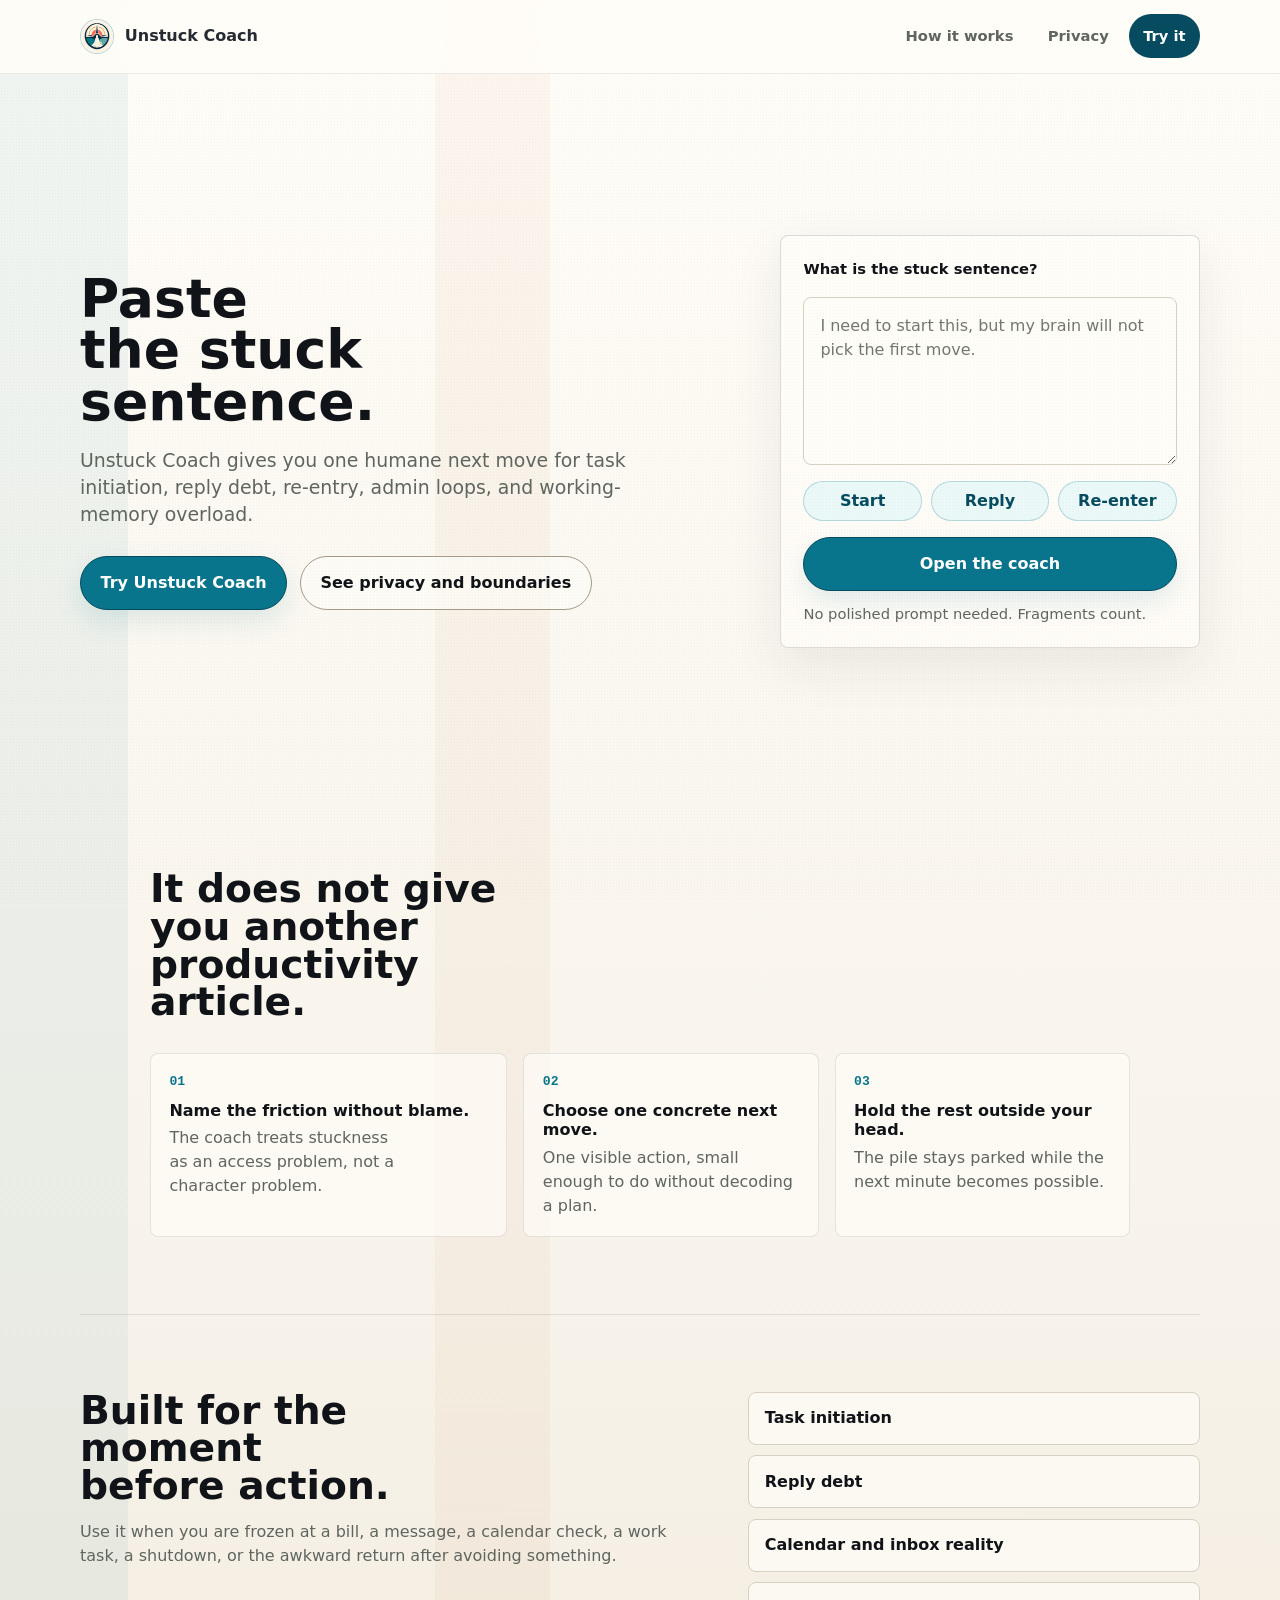
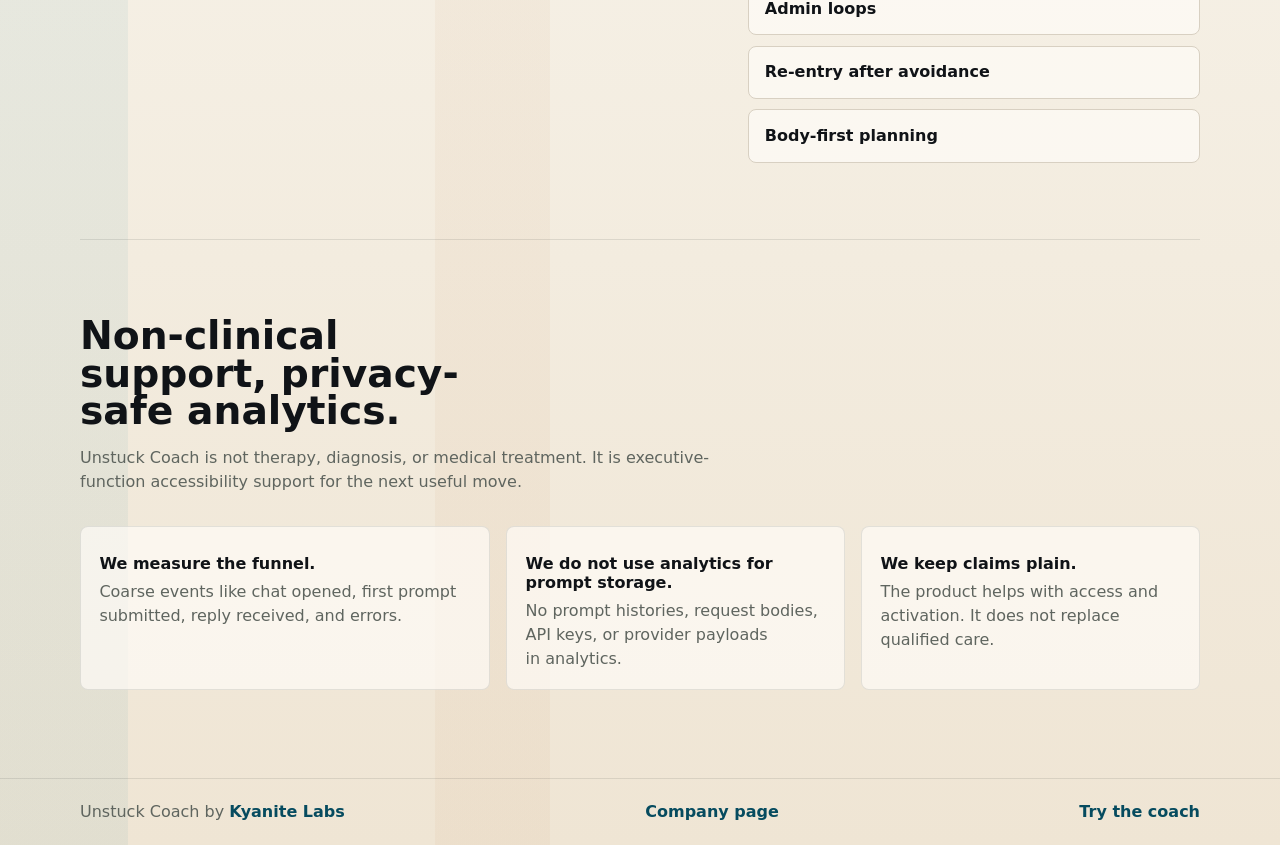
<file: landing/index.html>
<!doctype html>
<html lang="en">
  <head>
    <meta charset="utf-8">
    <meta name="viewport" content="width=device-width, initial-scale=1">
    <title>Unstuck Coach | Paste the stuck sentence</title>
    <meta
      name="description"
      content="Unstuck Coach turns a stuck sentence into one humane next move for task initiation, reply debt, re-entry, admin loops, and working-memory overload."
    >
    <meta name="robots" content="index,follow">
    <link rel="canonical" href="https://unstuck.kyanitelabs.tech/">
    <meta property="og:type" content="website">
    <meta property="og:site_name" content="Unstuck Coach">
    <meta property="og:title" content="Unstuck Coach | Paste the stuck sentence">
    <meta property="og:description" content="Executive-function access at the exact threshold where intention fails to become action.">
    <meta property="og:url" content="https://unstuck.kyanitelabs.tech/">
    <meta property="og:image" content="https://unstuck.kyanitelabs.tech/assets/unstuck-coach-logo.png">
    <meta name="twitter:card" content="summary">
    <meta name="twitter:title" content="Unstuck Coach | Paste the stuck sentence">
    <meta name="twitter:description" content="One stuck sentence in. One humane next move out.">
    <meta name="twitter:image" content="https://unstuck.kyanitelabs.tech/assets/unstuck-coach-logo.png">
    <link rel="icon" type="image/png" href="./assets/unstuck-coach-logo.png">
    <link rel="stylesheet" href="./styles.css">
    <script type="application/ld+json">
      {
        "@context": "https://schema.org",
        "@type": "SoftwareApplication",
        "name": "Unstuck Coach",
        "applicationCategory": "AccessibilityApplication",
        "operatingSystem": "Web",
        "url": "https://unstuck.kyanitelabs.tech/",
        "image": "https://unstuck.kyanitelabs.tech/assets/unstuck-coach-logo.png",
        "description": "A non-clinical executive-function accessibility coach that turns a stuck sentence into one concrete next move, held context, and tiny proof.",
        "publisher": {
          "@type": "Organization",
          "name": "Kyanite Labs",
          "url": "https://kyanitelabs.tech/"
        },
        "audience": {
          "@type": "Audience",
          "audienceType": "Adults with executive-function access friction around task initiation, working memory, reply debt, re-entry, and closure"
        }
      }
    </script>
  </head>
  <body>
    <header class="site-nav" aria-label="Primary">
      <a class="brand" href="#top" aria-label="Unstuck Coach home">
        <img src="./assets/unstuck-coach-logo.png" alt="Unstuck Coach logo" width="48" height="48">
        <span>Unstuck Coach</span>
      </a>
      <button class="nav-toggle" type="button" aria-expanded="false" aria-controls="nav-links" aria-label="Open navigation">
        <span></span>
        <span></span>
      </button>
      <nav id="nav-links" class="nav-links" aria-label="Page sections">
        <a href="#how">How it works</a>
        <a href="#privacy">Privacy</a>
        <a class="nav-cta" href="https://unstuck.kyanitelabs.tech/chat/" data-analytics-event="demo cta clicked" data-analytics-label="nav try unstuck" data-analytics-destination="/chat/" data-analytics-surface="nav">Try it</a>
      </nav>
    </header>

    <main id="top">
      <section class="hero" aria-labelledby="hero-title">
        <div class="hero-copy">
          <h1 id="hero-title">Paste the stuck sentence.</h1>
          <p>
            Unstuck Coach gives you one humane next move for task initiation,
            reply debt, re-entry, admin loops, and working-memory overload.
          </p>
          <div class="hero-actions">
            <a class="button primary" href="https://unstuck.kyanitelabs.tech/chat/" data-analytics-event="demo cta clicked" data-analytics-label="hero try unstuck" data-analytics-destination="/chat/" data-analytics-surface="hero">Try Unstuck Coach</a>
            <a class="button secondary" href="#privacy">See privacy and boundaries</a>
          </div>
        </div>

        <form class="stuck-card" action="https://unstuck.kyanitelabs.tech/chat/" method="get" aria-label="Try a stuck sentence">
          <label for="stuck-sentence">What is the stuck sentence?</label>
          <textarea id="stuck-sentence" name="q" rows="5" placeholder="I need to start this, but my brain will not pick the first move."></textarea>
          <div class="sample-row" aria-label="Sample stuck sentences">
            <button type="button" data-sample="I need a coach to get started on this.">Start</button>
            <button type="button" data-sample="That message makes me feel like I did something wrong.">Reply</button>
            <button type="button" data-sample="I disappeared from this task and I do not know how to re-enter.">Re-enter</button>
          </div>
          <button class="button primary full" type="submit" data-analytics-event="demo cta clicked" data-analytics-label="prompt card try unstuck" data-analytics-destination="/chat/" data-analytics-surface="prompt-card">Open the coach</button>
          <p class="fine-print">No polished prompt needed. Fragments count.</p>
        </form>
      </section>

      <section id="how" class="section narrow" aria-labelledby="how-title">
        <h2 id="how-title">It does not give you another productivity article.</h2>
        <div class="steps" aria-label="How Unstuck works">
          <article>
            <span>01</span>
            <h3>Name the friction without blame.</h3>
            <p>The coach treats stuckness as an access problem, not a character problem.</p>
          </article>
          <article>
            <span>02</span>
            <h3>Choose one concrete next move.</h3>
            <p>One visible action, small enough to do without decoding a plan.</p>
          </article>
          <article>
            <span>03</span>
            <h3>Hold the rest outside your head.</h3>
            <p>The pile stays parked while the next minute becomes possible.</p>
          </article>
        </div>
      </section>

      <section class="section split" aria-labelledby="fit-title">
        <div>
          <h2 id="fit-title">Built for the moment before action.</h2>
          <p>
            Use it when you are frozen at a bill, a message, a calendar check, a
            work task, a shutdown, or the awkward return after avoiding something.
          </p>
        </div>
        <ul class="fit-list">
          <li>Task initiation</li>
          <li>Reply debt</li>
          <li>Calendar and inbox reality</li>
          <li>Admin loops</li>
          <li>Re-entry after avoidance</li>
          <li>Body-first planning</li>
        </ul>
      </section>

      <section id="privacy" class="section trust" aria-labelledby="privacy-title">
        <h2 id="privacy-title">Non-clinical support, privacy-safe analytics.</h2>
        <p>
          Unstuck Coach is not therapy, diagnosis, or medical treatment. It is
          executive-function accessibility support for the next useful move.
        </p>
        <div class="trust-grid">
          <article>
            <h3>We measure the funnel.</h3>
            <p>Coarse events like chat opened, first prompt submitted, reply received, and errors.</p>
          </article>
          <article>
            <h3>We do not use analytics for prompt storage.</h3>
            <p>No prompt histories, request bodies, API keys, or provider payloads in analytics.</p>
          </article>
          <article>
            <h3>We keep claims plain.</h3>
            <p>The product helps with access and activation. It does not replace qualified care.</p>
          </article>
        </div>
      </section>
    </main>

    <footer class="site-footer">
      <span>Unstuck Coach by <a href="https://kyanitelabs.tech/">Kyanite Labs</a></span>
      <a href="https://kyanitelabs.tech/unstuck/">Company page</a>
      <a href="https://unstuck.kyanitelabs.tech/chat/">Try the coach</a>
    </footer>

    <script src="./app.js"></script>
  </body>
</html>
</file>
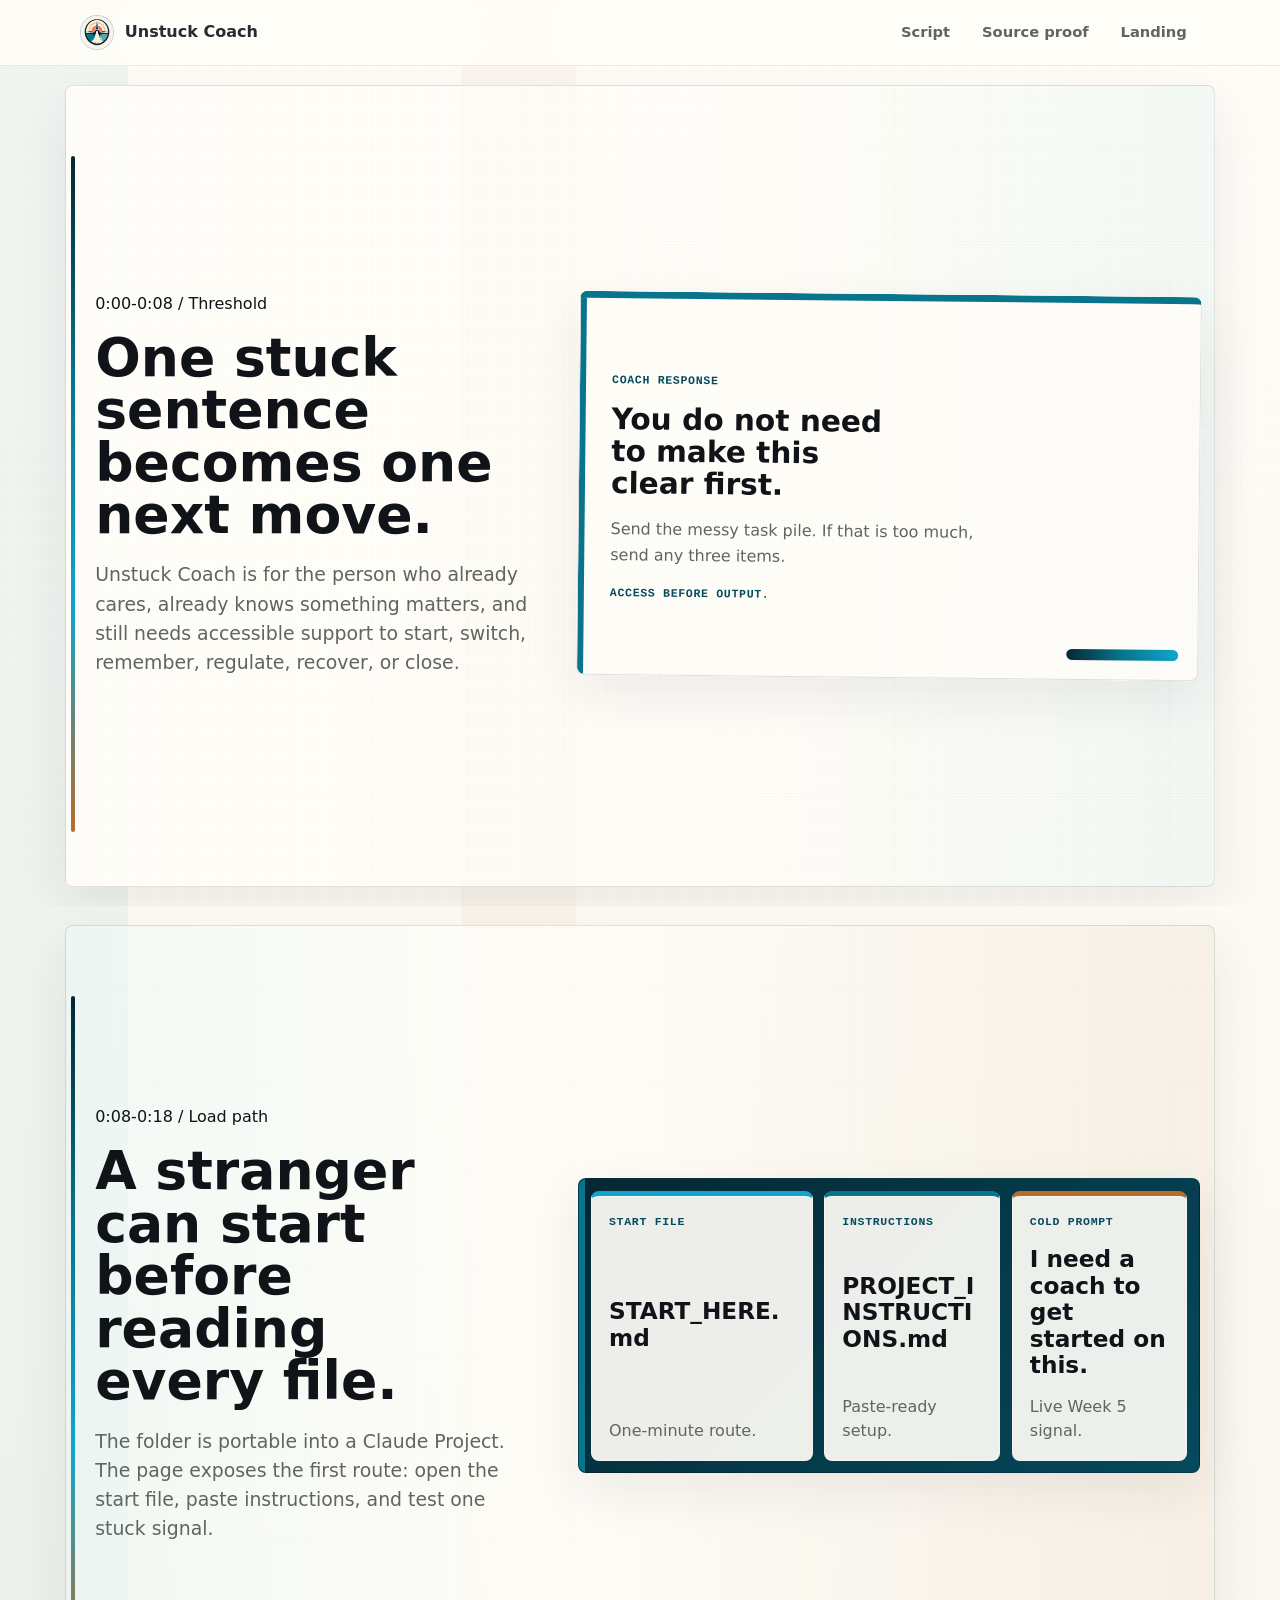
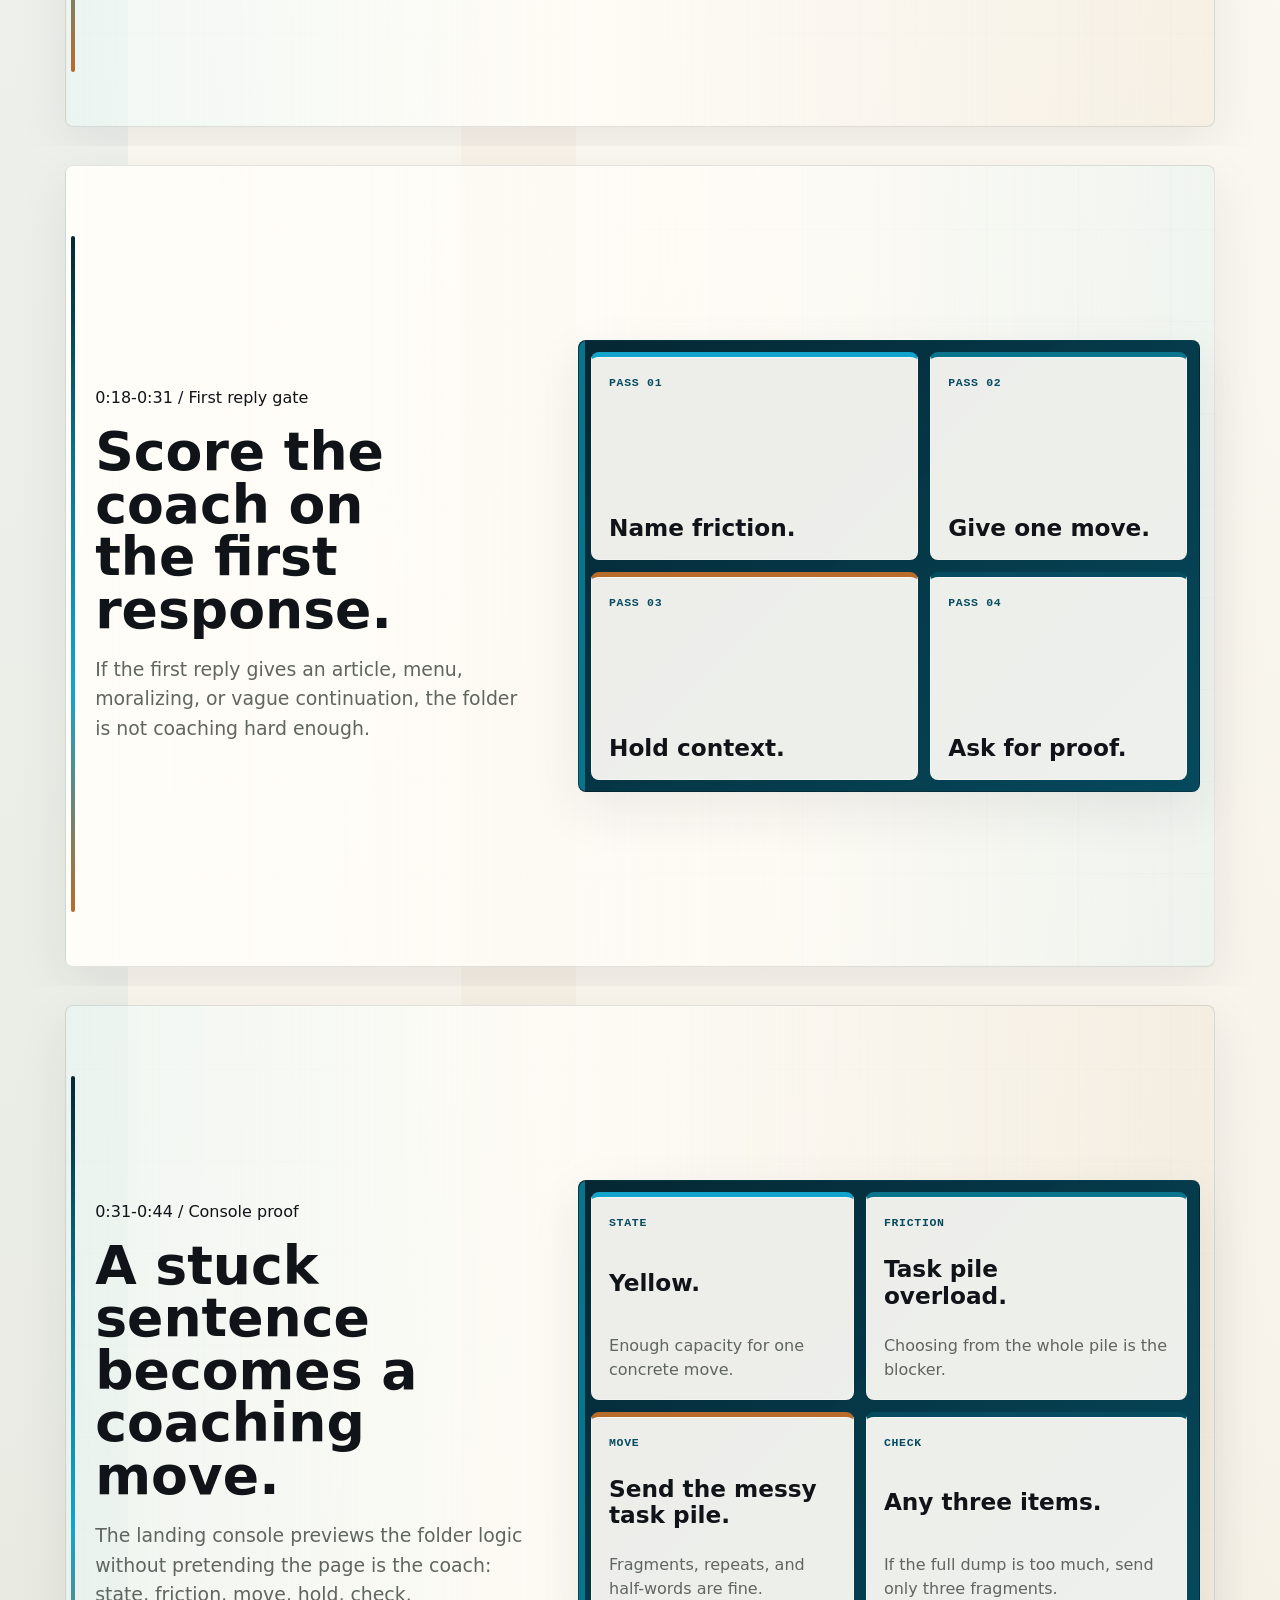
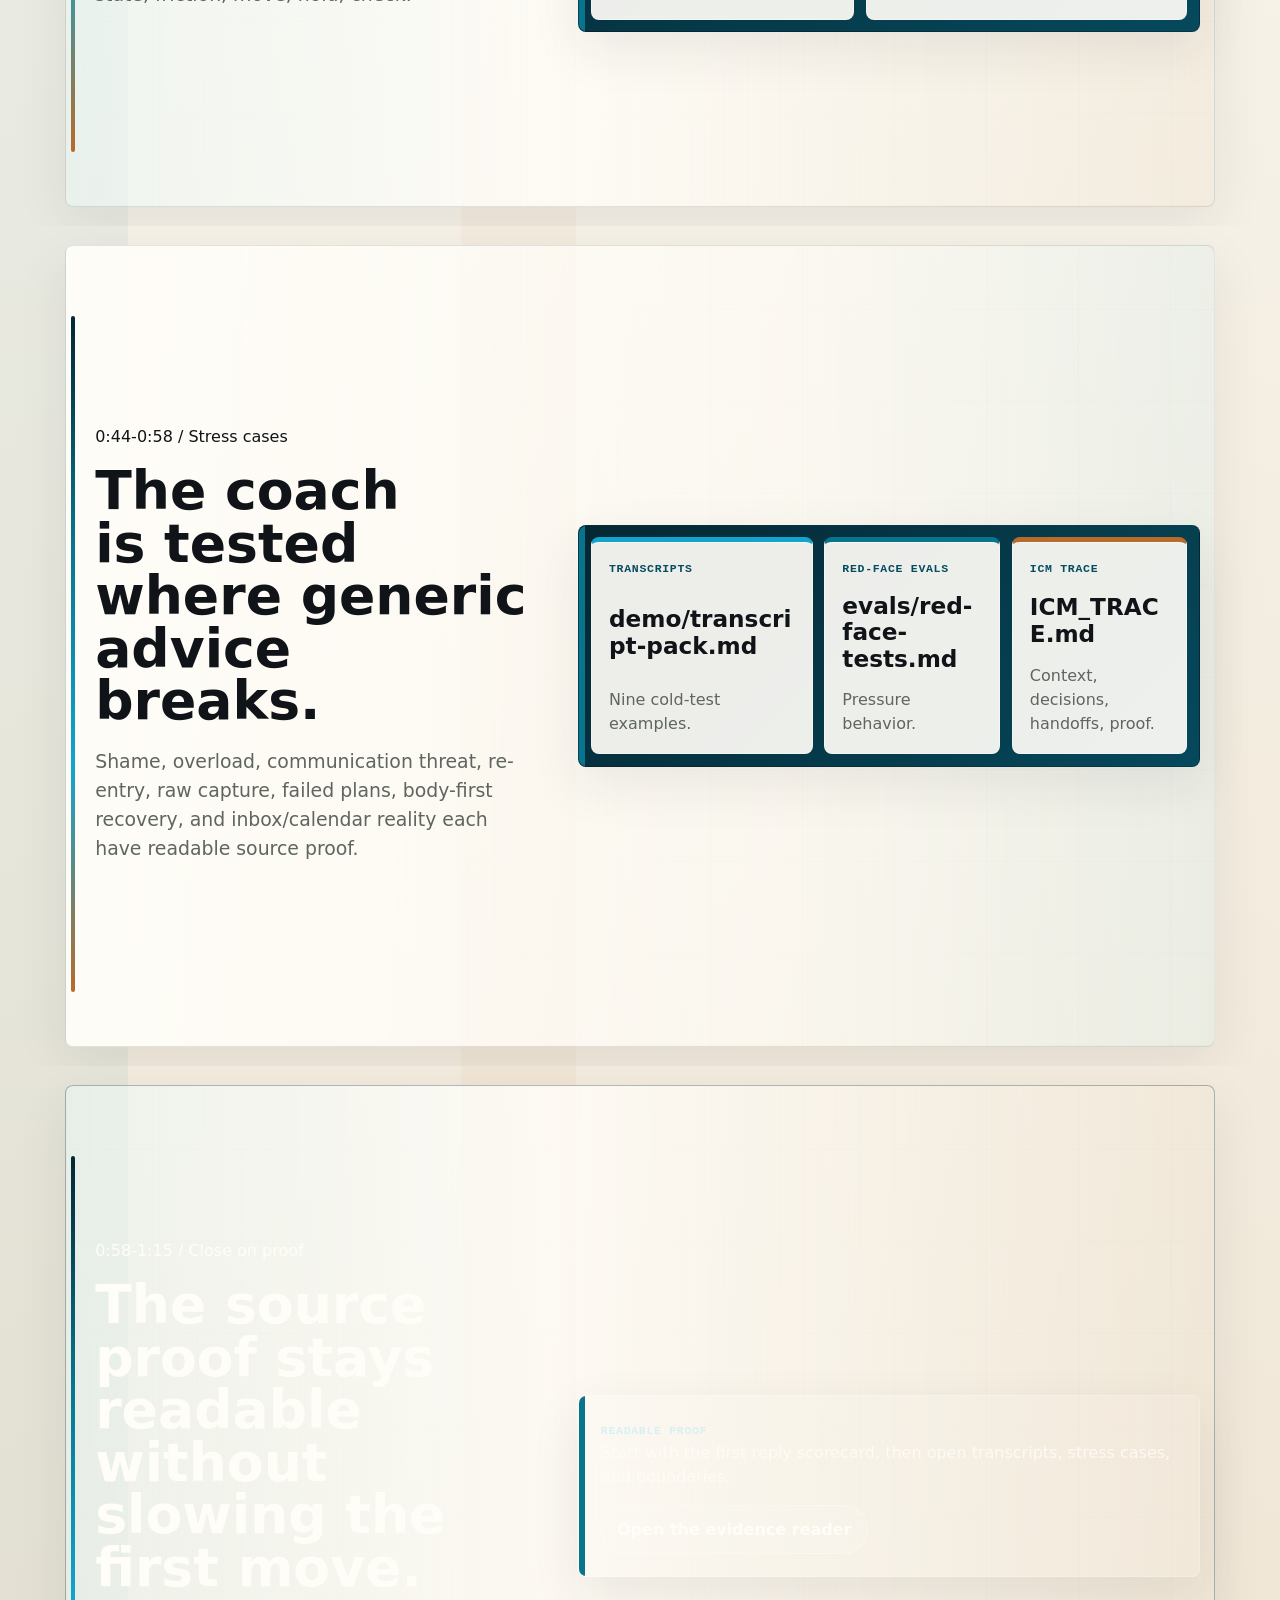
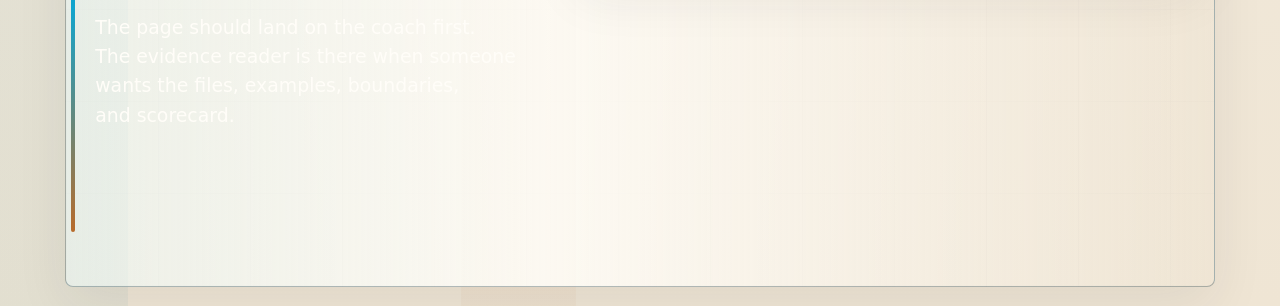
<file: landing/reel.html>
<!doctype html>
<html lang="en">
  <head>
    <meta charset="utf-8">
    <meta name="viewport" content="width=device-width, initial-scale=1">
    <title>Unstuck Coach Product Reel | Executive Function Accessibility</title>
    <meta
      name="description"
      content="A six-scene product story for Unstuck Coach, an executive-function accessibility coach for whole-person stuck loops."
    >
    <meta name="robots" content="index,follow">
    <link rel="canonical" href="https://unstuck.kyanitelabs.tech/reel.html">
    <meta property="og:type" content="video.other">
    <meta property="og:site_name" content="Unstuck Coach">
    <meta property="og:title" content="Unstuck Coach Product Reel">
    <meta property="og:description" content="Six scenes showing how Unstuck Coach turns executive-function overload into one concrete next move.">
    <meta property="og:url" content="https://unstuck.kyanitelabs.tech/reel.html">
    <meta property="og:image" content="https://unstuck.kyanitelabs.tech/assets/unstuck-coach-logo.png">
    <meta name="twitter:card" content="summary">
    <meta name="twitter:title" content="Unstuck Coach Product Reel">
    <meta name="twitter:description" content="A short product story for an executive-function accessibility coach.">
    <meta name="twitter:image" content="https://unstuck.kyanitelabs.tech/assets/unstuck-coach-logo.png">
    <link rel="icon" type="image/png" href="./assets/unstuck-coach-logo.png">
    <link rel="stylesheet" href="./styles.css">
    <link rel="stylesheet" href="./reel.css">
  </head>
  <body class="reel-page">
    <header class="reel-nav" aria-label="Product reel navigation">
      <a class="wordmark" href="./index.html#reel" aria-label="Back to Unstuck Coach landing page">
        <img class="wordmark-mark" src="./assets/unstuck-coach-logo.png" alt="" aria-hidden="true" width="64" height="64">
        Unstuck Coach
      </a>
      <nav aria-label="Reel references">
        <a href="../PITCH_REEL.md">Script</a>
        <a href="./evidence.html#pitch-reel">Source proof</a>
        <a href="./index.html">Landing</a>
      </nav>
    </header>

    <main class="reel-stage" aria-label="Record-ready product reel scenes">
      <section class="reel-slide hero-slide" id="shot-1" data-shot="0:00-0:08" aria-labelledby="shot-1-title">
        <div class="slide-copy">
          <p class="eyebrow">0:00-0:08 / Threshold</p>
          <h1 id="shot-1-title">One stuck sentence becomes one next move.</h1>
          <p>
            Unstuck Coach is for the person who already cares, already knows something
            matters, and still needs accessible support to start, switch, remember,
            regulate, recover, or close.
          </p>
        </div>
        <div class="slide-art threshold-art" aria-label="First reply preview">
          <span class="pane-label">Coach response</span>
          <strong>You do not need to make this clear first.</strong>
          <p>Send the messy task pile. If that is too much, send any three items.</p>
          <small>Access before output.</small>
        </div>
      </section>

      <section class="reel-slide" id="shot-2" data-shot="0:08-0:18" aria-labelledby="shot-2-title">
        <div class="slide-copy">
          <p class="eyebrow">0:08-0:18 / Load path</p>
          <h2 id="shot-2-title">A stranger can start before reading every file.</h2>
          <p>
            The folder is portable into a Claude Project. The page exposes the first
            route: open the start file, paste instructions, and test one stuck signal.
          </p>
        </div>
        <div class="slide-grid three-up" aria-label="Fast load path">
          <article>
            <span class="pane-label">Start file</span>
            <strong>START_HERE.md</strong>
            <p>One-minute route.</p>
          </article>
          <article>
            <span class="pane-label">Instructions</span>
            <strong>PROJECT_INSTRUCTIONS.md</strong>
            <p>Paste-ready setup.</p>
          </article>
          <article>
            <span class="pane-label">Cold prompt</span>
            <strong>I need a coach to get started on this.</strong>
            <p>Live Week 5 signal.</p>
          </article>
        </div>
      </section>

      <section class="reel-slide" id="shot-3" data-shot="0:18-0:31" aria-labelledby="shot-3-title">
        <div class="slide-copy">
          <p class="eyebrow">0:18-0:31 / First reply gate</p>
          <h2 id="shot-3-title">Score the coach on the first response.</h2>
          <p>
            If the first reply gives an article, menu, moralizing, or vague continuation,
            the folder is not coaching hard enough.
          </p>
        </div>
        <div class="slide-grid four-up" aria-label="First reply pass criteria">
          <article>
            <span class="pane-label">Pass 01</span>
            <strong>Name friction.</strong>
          </article>
          <article>
            <span class="pane-label">Pass 02</span>
            <strong>Give one move.</strong>
          </article>
          <article>
            <span class="pane-label">Pass 03</span>
            <strong>Hold context.</strong>
          </article>
          <article>
            <span class="pane-label">Pass 04</span>
            <strong>Ask for proof.</strong>
          </article>
        </div>
      </section>

      <section class="reel-slide" id="shot-4" data-shot="0:31-0:44" aria-labelledby="shot-4-title">
        <div class="slide-copy">
          <p class="eyebrow">0:31-0:44 / Console proof</p>
          <h2 id="shot-4-title">A stuck sentence becomes a coaching move.</h2>
          <p>
            The landing console previews the folder logic without pretending the page
            is the coach: state, friction, move, hold, check.
          </p>
        </div>
        <div class="slide-grid console-proof" aria-label="Console output preview">
          <article>
            <span class="pane-label">State</span>
            <strong>Yellow.</strong>
            <p>Enough capacity for one concrete move.</p>
          </article>
          <article>
            <span class="pane-label">Friction</span>
            <strong>Task pile overload.</strong>
            <p>Choosing from the whole pile is the blocker.</p>
          </article>
          <article>
            <span class="pane-label">Move</span>
            <strong>Send the messy task pile.</strong>
            <p>Fragments, repeats, and half-words are fine.</p>
          </article>
          <article>
            <span class="pane-label">Check</span>
            <strong>Any three items.</strong>
            <p>If the full dump is too much, send only three fragments.</p>
          </article>
        </div>
      </section>

      <section class="reel-slide" id="shot-5" data-shot="0:44-0:58" aria-labelledby="shot-5-title">
        <div class="slide-copy">
          <p class="eyebrow">0:44-0:58 / Stress cases</p>
          <h2 id="shot-5-title">The coach is tested where generic advice breaks.</h2>
          <p>
            Shame, overload, communication threat, re-entry, raw capture, failed plans,
            body-first recovery, and inbox/calendar reality each have readable source proof.
          </p>
        </div>
        <div class="slide-grid three-up" aria-label="Stress proof files">
          <article>
            <span class="pane-label">Transcripts</span>
            <strong>demo/transcript-pack.md</strong>
            <p>Nine cold-test examples.</p>
          </article>
          <article>
            <span class="pane-label">Red-face evals</span>
            <strong>evals/red-face-tests.md</strong>
            <p>Pressure behavior.</p>
          </article>
          <article>
            <span class="pane-label">ICM trace</span>
            <strong>ICM_TRACE.md</strong>
            <p>Context, decisions, handoffs, proof.</p>
          </article>
        </div>
      </section>

      <section class="reel-slide final-slide" id="shot-6" data-shot="0:58-1:15" aria-labelledby="shot-6-title">
        <div class="slide-copy">
          <p class="eyebrow">0:58-1:15 / Close on proof</p>
          <h2 id="shot-6-title">The source proof stays readable without slowing the first move.</h2>
          <p>
            The page should land on the coach first. The evidence reader is there
            when someone wants the files, examples, boundaries, and scorecard.
          </p>
        </div>
        <div class="terminal-card proof-card" aria-label="Source proof links">
          <span class="pane-label">Readable proof</span>
          <p>Start with the first reply scorecard, then open transcripts, stress cases, and boundaries.</p>
          <a href="./evidence.html#first-reply-scorecard">Open the evidence reader</a>
        </div>
      </section>
    </main>
  </body>
</html>
</file>
<file: landing/styles.css>
:root {
  color-scheme: light;
  --font-sans: "Atkinson Hyperlegible", "Aptos", "Avenir Next", "Plus Jakarta Sans", system-ui, sans-serif;
  --font-mono: "Geist Mono", "SF Mono", ui-monospace, monospace;
  --ink: #101317;
  --ink-soft: #252b31;
  --muted: #5f655f;
  --paper: #f7f3ea;
  --paper-deep: #efe5d4;
  --surface: #fffdf8;
  --surface-soft: #fbf8f1;
  --line: #d8d0c2;
  --line-strong: #a69b89;
  --apatite-950: #052733;
  --apatite-900: #064b5f;
  --apatite-800: #075e73;
  --apatite-700: #08758d;
  --apatite-500: #11a5ce;
  --apatite-100: #d7f0f2;
  --apatite-50: #eaf8f7;
  --attention: #b86b2b;
  --shadow-paper: 0 18px 52px rgba(37, 43, 49, 0.08);
  --shadow-lift: 0 10px 28px rgba(8, 117, 141, 0.13);
  --radius: 8px;
  --wrap: min(1120px, calc(100% - 2rem));
  --measure: 66ch;
  --step--1: 0.92rem;
  --step-0: 1rem;
  --step-1: 1.18rem;
  --step-2: 1.45rem;
  --step-3: 1.85rem;
  --step-4: 2.45rem;
  --step-5: 3.35rem;
  --ease: cubic-bezier(0.2, 0, 0.2, 1);
  font-family: var(--font-sans);
}

* {
  box-sizing: border-box;
}

html {
  scroll-behavior: auto;
  font-size: 100%;
  -webkit-text-size-adjust: 100%;
}

body {
  min-width: 320px;
  margin: 0;
  background:
    linear-gradient(90deg, rgba(8, 117, 141, 0.06) 0 10%, transparent 10% 34%, rgba(184, 107, 43, 0.05) 34% 43%, transparent 43%),
    linear-gradient(180deg, var(--surface) 0%, var(--paper) 52%, var(--paper-deep) 100%);
  color: var(--ink);
  font-family: var(--font-sans);
  font-size: var(--step-0);
  line-height: 1.5;
  font-synthesis: none;
  text-rendering: optimizeLegibility;
}

body::before {
  content: "";
  position: fixed;
  inset: 0;
  z-index: 1;
  pointer-events: none;
  opacity: 0.035;
  background-image: radial-gradient(rgba(16, 19, 23, 0.88) 0.55px, transparent 0.65px);
  background-size: 3px 3px;
  mix-blend-mode: multiply;
}

a {
  color: inherit;
  text-decoration: none;
}

button,
textarea {
  font: inherit;
}

:focus-visible {
  outline: 3px solid rgba(8, 117, 141, 0.46);
  outline-offset: 4px;
}

.site-nav {
  position: sticky;
  top: 0;
  z-index: 20;
  display: flex;
  align-items: center;
  justify-content: space-between;
  gap: 1rem;
  width: 100%;
  padding: 0.9rem max(1rem, calc((100vw - 1120px) / 2));
  border-bottom: 1px solid rgba(16, 19, 23, 0.08);
  background: rgba(255, 253, 248, 0.9);
  backdrop-filter: blur(16px);
}

.brand,
.nav-links {
  display: flex;
  align-items: center;
}

.brand {
  gap: 0.65rem;
  color: var(--ink-soft);
  font-weight: 820;
}

.brand img {
  width: 2.15rem;
  height: 2.15rem;
  border: 1px solid rgba(8, 117, 141, 0.28);
  border-radius: 50%;
  background: var(--surface);
}

.nav-links {
  gap: 0.35rem;
}

.nav-links a {
  padding: 0.68rem 0.9rem;
  border-radius: 999px;
  color: var(--muted);
  font-size: var(--step--1);
  font-weight: 720;
}

.nav-links a:hover {
  color: var(--ink);
  background: rgba(8, 117, 141, 0.08);
}

.nav-links .nav-cta {
  color: #ffffff;
  background: var(--apatite-900);
}

.nav-toggle {
  display: none;
  width: 2.6rem;
  height: 2.6rem;
  border: 1px solid var(--line);
  border-radius: 999px;
  background: var(--surface);
}

.nav-toggle span {
  display: block;
  width: 1rem;
  height: 2px;
  margin: 0.22rem auto;
  background: var(--ink);
}

.hero {
  width: var(--wrap);
  min-height: min(720px, calc(100svh - 8rem));
  margin: 0 auto;
  display: grid;
  grid-template-columns: minmax(0, 1fr) minmax(320px, 420px);
  gap: 4rem;
  align-items: center;
  padding: 4.2rem 0 3.2rem;
}

.hero h1,
.section h2 {
  max-width: 11ch;
  margin: 0;
  color: var(--ink);
  font-size: var(--step-5);
  font-weight: 860;
  letter-spacing: 0;
  line-height: 0.96;
  text-wrap: balance;
}

.hero-copy p {
  max-width: 42rem;
  margin: 1.25rem 0 0;
  color: var(--muted);
  font-size: var(--step-1);
  line-height: 1.42;
  text-wrap: pretty;
}

.hero-actions {
  display: flex;
  flex-wrap: wrap;
  gap: 0.8rem;
  margin-top: 1.8rem;
}

.button {
  display: inline-flex;
  align-items: center;
  justify-content: center;
  min-height: 3rem;
  padding: 0.88rem 1.22rem;
  border: 1px solid var(--line-strong);
  border-radius: 999px;
  font-weight: 820;
  cursor: pointer;
  transition:
    transform 160ms var(--ease),
    background 160ms var(--ease),
    border-color 160ms var(--ease),
    box-shadow 160ms var(--ease);
}

.button:active,
button:active {
  transform: translateY(1px);
}

.button.primary {
  color: #ffffff;
  border-color: var(--apatite-900);
  background: var(--apatite-700);
  box-shadow: var(--shadow-lift);
}

.button.primary:hover {
  background: var(--apatite-800);
}

.button.secondary {
  color: var(--ink);
  background: rgba(255, 253, 248, 0.62);
}

.button.full {
  width: 100%;
}

.stuck-card {
  display: grid;
  gap: 1rem;
  padding: 1.4rem;
  border: 1px solid rgba(16, 19, 23, 0.14);
  border-radius: var(--radius);
  background: rgba(255, 253, 248, 0.86);
  box-shadow: var(--shadow-paper);
}

.stuck-card label {
  font-size: var(--step--1);
  font-weight: 840;
}

.stuck-card textarea {
  width: 100%;
  min-height: 10.5rem;
  resize: vertical;
  padding: 1rem;
  border: 1px solid var(--line);
  border-radius: var(--radius);
  background: var(--surface);
  color: var(--ink);
  line-height: 1.5;
}

.stuck-card textarea::placeholder {
  color: #73786f;
}

.sample-row {
  display: grid;
  grid-template-columns: repeat(3, 1fr);
  gap: 0.55rem;
}

.sample-row button {
  min-height: 2.5rem;
  border: 1px solid rgba(8, 117, 141, 0.24);
  border-radius: 999px;
  background: var(--apatite-50);
  color: var(--apatite-900);
  font-weight: 780;
  cursor: pointer;
}

.fine-print {
  margin: -0.25rem 0 0;
  color: var(--muted);
  font-size: var(--step--1);
}

.section {
  width: var(--wrap);
  margin: 0 auto;
  padding: 4.8rem 0;
}

.section.narrow {
  max-width: 980px;
}

.section h2 {
  max-width: 15ch;
  font-size: var(--step-4);
}

.section > p,
.split p,
.trust > p {
  max-width: var(--measure);
  color: var(--muted);
  font-size: var(--step-0);
  text-wrap: pretty;
}

.steps,
.trust-grid {
  display: grid;
  grid-template-columns: 1.15fr 0.95fr 0.95fr;
  gap: 1rem;
  margin-top: 2rem;
}

.steps article,
.trust-grid article {
  padding: 1.15rem;
  border: 1px solid rgba(16, 19, 23, 0.1);
  border-radius: var(--radius);
  background: rgba(255, 253, 248, 0.68);
}

.steps span {
  display: block;
  color: var(--apatite-700);
  font-family: var(--font-mono);
  font-size: 0.82rem;
  font-weight: 820;
}

.steps h3,
.trust-grid h3 {
  margin: 0.55rem 0 0.4rem;
  font-size: var(--step-0);
  line-height: 1.2;
}

.steps p,
.trust-grid p {
  margin: 0;
  color: var(--muted);
  text-wrap: pretty;
}

.split {
  display: grid;
  grid-template-columns: minmax(0, 0.92fr) minmax(280px, 0.68fr);
  gap: 3.5rem;
  align-items: start;
  border-top: 1px solid rgba(16, 19, 23, 0.1);
  border-bottom: 1px solid rgba(16, 19, 23, 0.1);
}

.fit-list {
  display: grid;
  gap: 0.65rem;
  margin: 0;
  padding: 0;
  list-style: none;
}

.fit-list li {
  padding: 0.85rem 1rem;
  border: 1px solid var(--line);
  border-radius: var(--radius);
  background: rgba(255, 253, 248, 0.7);
  font-weight: 760;
}

.trust {
  padding-bottom: 5.5rem;
}

.site-footer {
  display: flex;
  justify-content: space-between;
  gap: 1rem;
  padding: 1.3rem max(1rem, calc((100vw - 1120px) / 2));
  border-top: 1px solid rgba(16, 19, 23, 0.1);
  color: var(--muted);
}

.site-footer a {
  color: var(--apatite-900);
  font-weight: 780;
}

@media (max-width: 820px) {
  :root {
    --step-4: 2.15rem;
    --step-5: 2.75rem;
  }

  .nav-toggle {
    display: block;
  }

  .nav-links {
    position: absolute;
    top: calc(100% + 0.4rem);
    right: 1rem;
    display: none;
    width: min(18rem, calc(100vw - 2rem));
    padding: 0.5rem;
    border: 1px solid var(--line);
    border-radius: var(--radius);
    background: var(--surface);
    box-shadow: var(--shadow-paper);
  }

  .nav-open .nav-links {
    display: grid;
  }

  .nav-links a {
    border-radius: var(--radius);
  }

  .hero,
  .split,
  .steps,
  .trust-grid {
    grid-template-columns: 1fr;
  }

  .hero {
    min-height: auto;
    gap: 2rem;
    padding: 3.5rem 0 2.8rem;
  }
}

@media (max-width: 520px) {
  :root {
    --step-4: 1.9rem;
    --step-5: 2.05rem;
  }

  .hero {
    gap: 1.1rem;
    padding: 2rem 0 0.75rem;
  }

  .hero-copy p {
    margin-top: 1rem;
    line-height: 1.38;
  }

  .hero-actions {
    gap: 0.65rem;
    margin-top: 1.1rem;
  }

  .button {
    min-height: 2.55rem;
    padding: 0.75rem 1rem;
  }

  .stuck-card {
    gap: 0.65rem;
    padding: 0.9rem;
  }

  .stuck-card textarea {
    min-height: 5rem;
    padding: 0.85rem;
  }

  .hero + .section {
    padding-top: 1rem;
  }

  .hero-actions,
  .site-footer {
    flex-direction: column;
  }

  .hero-actions .button {
    width: 100%;
  }

  .sample-row {
    grid-template-columns: repeat(3, minmax(0, 1fr));
    gap: 0.45rem;
  }

  .sample-row button {
    min-height: 2.35rem;
    padding: 0.45rem 0.35rem;
    font-size: 0.9rem;
  }
}

@media (prefers-reduced-motion: reduce) {
  *,
  *::before,
  *::after {
    scroll-behavior: auto !important;
    transition: none !important;
  }
}
</file>
<file: landing/reel.css>
.reel-page {
  min-height: 100dvh;
  background:
    linear-gradient(90deg, rgba(8, 117, 141, 0.055) 0 10%, transparent 10% 36%, rgba(184, 107, 43, 0.045) 36% 45%, transparent 45%),
    linear-gradient(180deg, var(--surface) 0%, var(--paper) 58%, var(--paper-deep) 100%);
}

.reel-nav {
  position: sticky;
  top: 0;
  z-index: 20;
  display: flex;
  align-items: center;
  justify-content: space-between;
  gap: 1rem;
  min-height: 3.75rem;
  padding: 0.72rem max(1rem, calc((100vw - 1120px) / 2));
  border-bottom: 1px solid rgba(16, 19, 23, 0.08);
  background: rgba(255, 253, 248, 0.9);
  backdrop-filter: blur(16px);
}

.wordmark,
.reel-nav nav {
  display: flex;
  align-items: center;
}

.wordmark {
  gap: 0.65rem;
  color: var(--ink-soft);
  font-weight: 820;
  text-decoration: none;
}

.wordmark-mark {
  width: 2.15rem;
  height: 2.15rem;
  border: 1px solid rgba(8, 117, 141, 0.28);
  border-radius: 50%;
  background: var(--surface);
}

.reel-nav nav {
  gap: 0.35rem;
}

.reel-nav nav a {
  padding: 0.62rem 0.82rem;
  border-radius: 999px;
  color: var(--muted);
  font-size: var(--step--1);
  font-weight: 720;
  text-decoration: none;
}

.reel-nav nav a:hover {
  color: var(--ink);
  background: rgba(8, 117, 141, 0.08);
}

.reel-stage {
  min-height: 100dvh;
  scroll-snap-type: y proximity;
}

.reel-slide {
  position: relative;
  min-height: calc(100dvh - 3.75rem);
  display: grid;
  grid-template-columns: minmax(0, 0.84fr) minmax(20rem, 1.16fr);
  gap: 3rem;
  align-items: center;
  padding: 4.75rem max(1rem, calc((100vw - 1120px) / 2));
  scroll-snap-align: start;
  overflow: hidden;
  isolation: isolate;
}

.reel-slide::before {
  content: "";
  position: absolute;
  inset: 1.2rem max(0.75rem, calc((100vw - 1150px) / 2));
  z-index: -1;
  border: 1px solid rgba(16, 19, 23, 0.11);
  border-radius: var(--radius);
  background:
    linear-gradient(90deg, rgba(255, 253, 248, 0.96), rgba(255, 253, 248, 0.64) 62%, rgba(215, 240, 242, 0.28)),
    repeating-linear-gradient(90deg, rgba(16, 19, 23, 0.025) 0 1px, transparent 1px 92px),
    repeating-linear-gradient(0deg, rgba(16, 19, 23, 0.02) 0 1px, transparent 1px 92px);
  box-shadow: var(--shadow-paper);
}

.reel-slide::after {
  content: "";
  position: absolute;
  left: max(1.2rem, calc((100vw - 1138px) / 2));
  top: 5.6rem;
  bottom: 4.6rem;
  z-index: 0;
  width: 0.22rem;
  border-radius: 999px;
  background: linear-gradient(180deg, var(--apatite-950), var(--apatite-700), var(--apatite-500), var(--attention));
}

.reel-slide:nth-child(even)::before {
  background:
    linear-gradient(90deg, rgba(234, 248, 247, 0.54), rgba(255, 253, 248, 0.84) 42%, rgba(239, 229, 212, 0.42)),
    repeating-linear-gradient(90deg, rgba(16, 19, 23, 0.022) 0 1px, transparent 1px 92px),
    repeating-linear-gradient(0deg, rgba(16, 19, 23, 0.018) 0 1px, transparent 1px 92px);
}

.slide-copy {
  position: relative;
  z-index: 1;
  max-width: 34rem;
  padding-left: 0.95rem;
}

.slide-copy h1,
.slide-copy h2 {
  max-width: 12ch;
  margin: 0;
  color: var(--ink);
  font-family: var(--font-sans);
  font-size: var(--step-5);
  font-weight: 860;
  line-height: 0.98;
  overflow-wrap: anywhere;
  text-wrap: balance;
}

.slide-copy p:not(.eyebrow) {
  max-width: var(--measure);
  color: var(--muted);
  font-size: var(--step-1);
  line-height: 1.55;
  text-wrap: pretty;
}

.slide-art,
.slide-grid,
.terminal-card {
  position: relative;
  z-index: 1;
  border: 1px solid rgba(16, 19, 23, 0.13);
  border-radius: var(--radius);
  background: rgba(255, 253, 248, 0.86);
  box-shadow: var(--shadow-paper);
  overflow: hidden;
}

.slide-art::before,
.slide-grid::before,
.terminal-card::before {
  content: "";
  position: absolute;
  inset: 0;
  width: 0.38rem;
  background: var(--apatite-700);
  pointer-events: none;
}

.slide-art {
  min-height: 24rem;
  display: grid;
  align-content: center;
  gap: 1rem;
  padding: 2rem;
  border-top: 7px solid var(--apatite-700);
  transform: rotate(0.6deg);
}

.slide-art strong {
  max-width: 18rem;
  color: var(--ink);
  font-size: var(--step-3);
  font-weight: 850;
  line-height: 1.08;
}

.slide-art p {
  max-width: 25rem;
  margin: 0;
  color: var(--muted);
  line-height: 1.6;
}

.slide-art small {
  color: var(--apatite-900);
  font-family: var(--font-mono);
  font-size: 0.72rem;
  font-weight: 780;
  letter-spacing: 0.06em;
  text-transform: uppercase;
}

.threshold-art::after {
  content: "";
  position: absolute;
  right: 1.2rem;
  bottom: 1.2rem;
  width: 7rem;
  height: 0.7rem;
  border-radius: 999px;
  background: linear-gradient(90deg, var(--apatite-950), var(--apatite-700), var(--apatite-500));
}

.slide-grid {
  display: grid;
  gap: 0.72rem;
  padding: 0.72rem;
  background:
    linear-gradient(135deg, rgba(5, 39, 51, 0.98), rgba(6, 75, 95, 0.94)),
    var(--apatite-950);
}

.three-up {
  grid-template-columns: 1.16fr 0.92fr 0.92fr;
}

.four-up {
  grid-template-columns: 1.12fr 0.88fr;
}

.console-proof {
  grid-template-columns: 0.9fr 1.1fr;
}

.slide-grid article {
  min-height: 13rem;
  display: grid;
  align-content: space-between;
  gap: 1rem;
  padding: 1.08rem;
  border: 1px solid rgba(255, 253, 248, 0.42);
  border-radius: var(--radius);
  background: rgba(255, 253, 248, 0.93);
  box-shadow: inset 0 1px 0 rgba(255, 255, 255, 0.66);
}

.slide-grid article:nth-child(1) {
  border-top: 5px solid var(--apatite-500);
}

.slide-grid article:nth-child(2) {
  border-top: 5px solid var(--apatite-700);
}

.slide-grid article:nth-child(3) {
  border-top: 5px solid var(--attention);
}

.slide-grid article:nth-child(4) {
  border-top: 5px solid var(--apatite-900);
}

.slide-grid strong {
  max-width: 15rem;
  color: var(--ink);
  font-size: var(--step-2);
  line-height: 1.14;
  overflow-wrap: anywhere;
}

.slide-grid p {
  margin: 0;
  color: var(--muted);
}

.pane-label {
  color: var(--apatite-900);
  font-family: var(--font-mono);
  font-size: 0.72rem;
  font-weight: 780;
  letter-spacing: 0.06em;
  text-transform: uppercase;
}

.final-slide::before {
  border-color: rgba(5, 39, 51, 0.3);
  background:
    linear-gradient(135deg, rgba(5, 39, 51, 0.98), rgba(6, 75, 95, 0.94)),
    var(--apatite-950);
}

.final-slide .slide-copy h2,
.final-slide .slide-copy p,
.final-slide .eyebrow {
  color: var(--surface);
}

.terminal-card {
  padding: 1.35rem;
  color: var(--surface);
  background: rgba(255, 253, 248, 0.08);
  border-color: rgba(255, 253, 248, 0.24);
}

.terminal-card .pane-label {
  color: var(--apatite-100);
}

.terminal-card p {
  margin: 0;
  color: rgba(255, 253, 248, 0.82);
}

.proof-card a {
  display: inline-flex;
  width: fit-content;
  margin-top: 1rem;
  padding: 0.72rem 0.95rem;
  border: 1px solid rgba(255, 253, 248, 0.32);
  border-radius: 999px;
  color: var(--surface);
  background: rgba(255, 253, 248, 0.1);
  font-weight: 820;
  text-decoration: none;
}

@media (max-width: 980px) {
  .reel-nav nav {
    display: none;
  }

  .reel-slide,
  .three-up,
  .four-up,
  .console-proof {
    grid-template-columns: 1fr;
  }

  .reel-slide {
    min-height: auto;
    padding: 4.8rem 1.5rem;
  }

  .reel-slide::after {
    left: 1.5rem;
    top: 6rem;
    bottom: 4rem;
  }

  .slide-art {
    transform: none;
  }
}

@media (max-width: 620px) {
  .reel-slide {
    padding: 4.1rem 1rem;
  }

  .reel-slide::before {
    inset: 1rem 0.5rem;
  }

  .reel-slide::after {
    left: 1rem;
    top: 5.8rem;
    bottom: 3.2rem;
    width: 0.2rem;
  }

  .slide-copy {
    padding-left: 0.78rem;
  }

  .slide-art,
  .slide-grid article {
    min-height: 12rem;
  }

  .slide-grid {
    padding: 0.5rem;
  }
}
</file>
